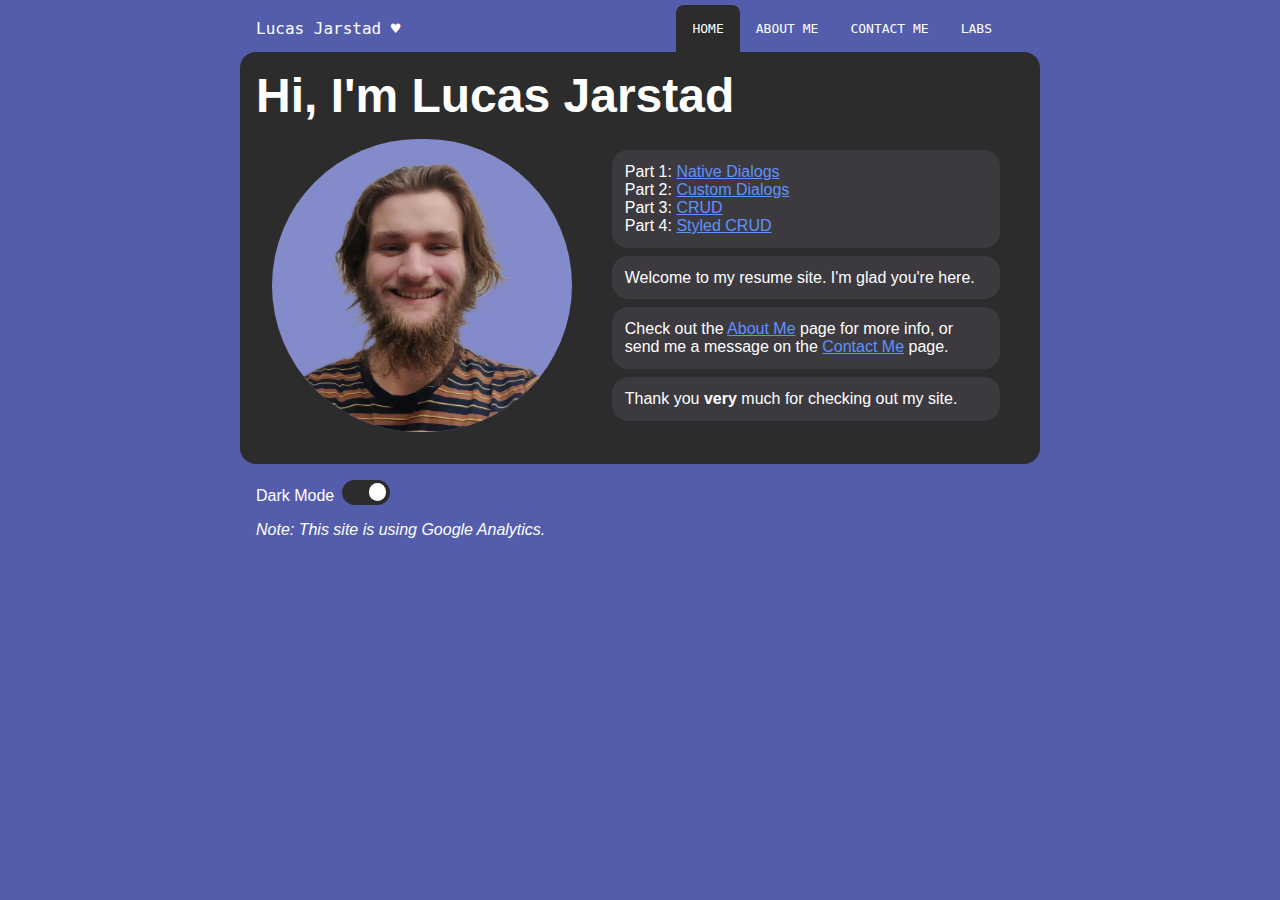
<file: index.html>
<!DOCTYPE html>

<html lang="en">

<head>

  <!-- Google tag (gtag.js) -->
  <script async src="https://www.googletagmanager.com/gtag/js?id=G-W0FSM2TGDJ"></script>
  <script>
    window.dataLayer = window.dataLayer || [];
    function gtag() { dataLayer.push(arguments); }
    gtag('js', new Date());

    gtag('config', 'G-W0FSM2TGDJ');
  </script>

  <meta charset="UTF-8" />
  <meta http-equiv="X-UA-Compatible" content="IE=edge" />
  <meta name="viewport" content="width=device-width, initial-scale=1.0" />
  <title>My Resume</title>
  <script src="darkmode.js"></script>
  <link rel="stylesheet" href="style.css" />

</head>

<body>
  <input type="checkbox" id="darkmode-hidden-checkbox" />
  <header>
    <nav>
      <p>Lucas Jarstad &hearts;</p>
      <a href="./index.html" class="active-tab">Home</a>
      <a href="./about.html">About Me</a>
      <a href="./contact.html">Contact Me</a>
      <a href="./labs.html">Labs</a>
    </nav>
  </header>

  <main>
    <h1>Hi, I'm <strong>Lucas Jarstad</strong></h1>

    <picture id="my-portrait">
      <source srcset="resources/my-portrait.webp" media="(min-width:1024px)" type="image/webp" />
      <source srcset="resources/my-portrait-medium.webp" media="(min-width:480px)" type="image/webp" />
      <source srcset="resources/my-portrait-mobile.webp" type="image/webp" />

      <img src="resources/my-portrait.png" alt="my portrait photo" width="300" />
    </picture>
    <aside>
      <p>
        Part 1: <a href="./nativedialogs.html">Native Dialogs</a>
        <br />
        Part 2: <a href="./customdialogs.html">Custom Dialogs</a>
        <br />
        Part 3: <a href="./crud.html">CRUD</a>
        <br />
        Part 4: <a href="./styledcrud.html">Styled CRUD</a>
      </p>
      <p>Welcome to my resume site. I'm glad you're here.</p>
      <p>
        Check out the <a href="./about.html">About Me</a> page for more info,
        or send me a message on the
        <a href="./contact.html">Contact Me</a> page.
      </p>
      <p>Thank you <b>very</b> much for checking out my site.</p>
    </aside>
    <br />
  </main>

  <footer>
    <label for="darkmode-hidden-checkbox" id="darkmode-label">
      Dark Mode
      <div id="darkmode-switch">
        <div id="knob"></div>
      </div>
    </label>
    <p><i>Note: This site is using Google Analytics.</i></p>
  </footer>
</body>

</html>
</file>
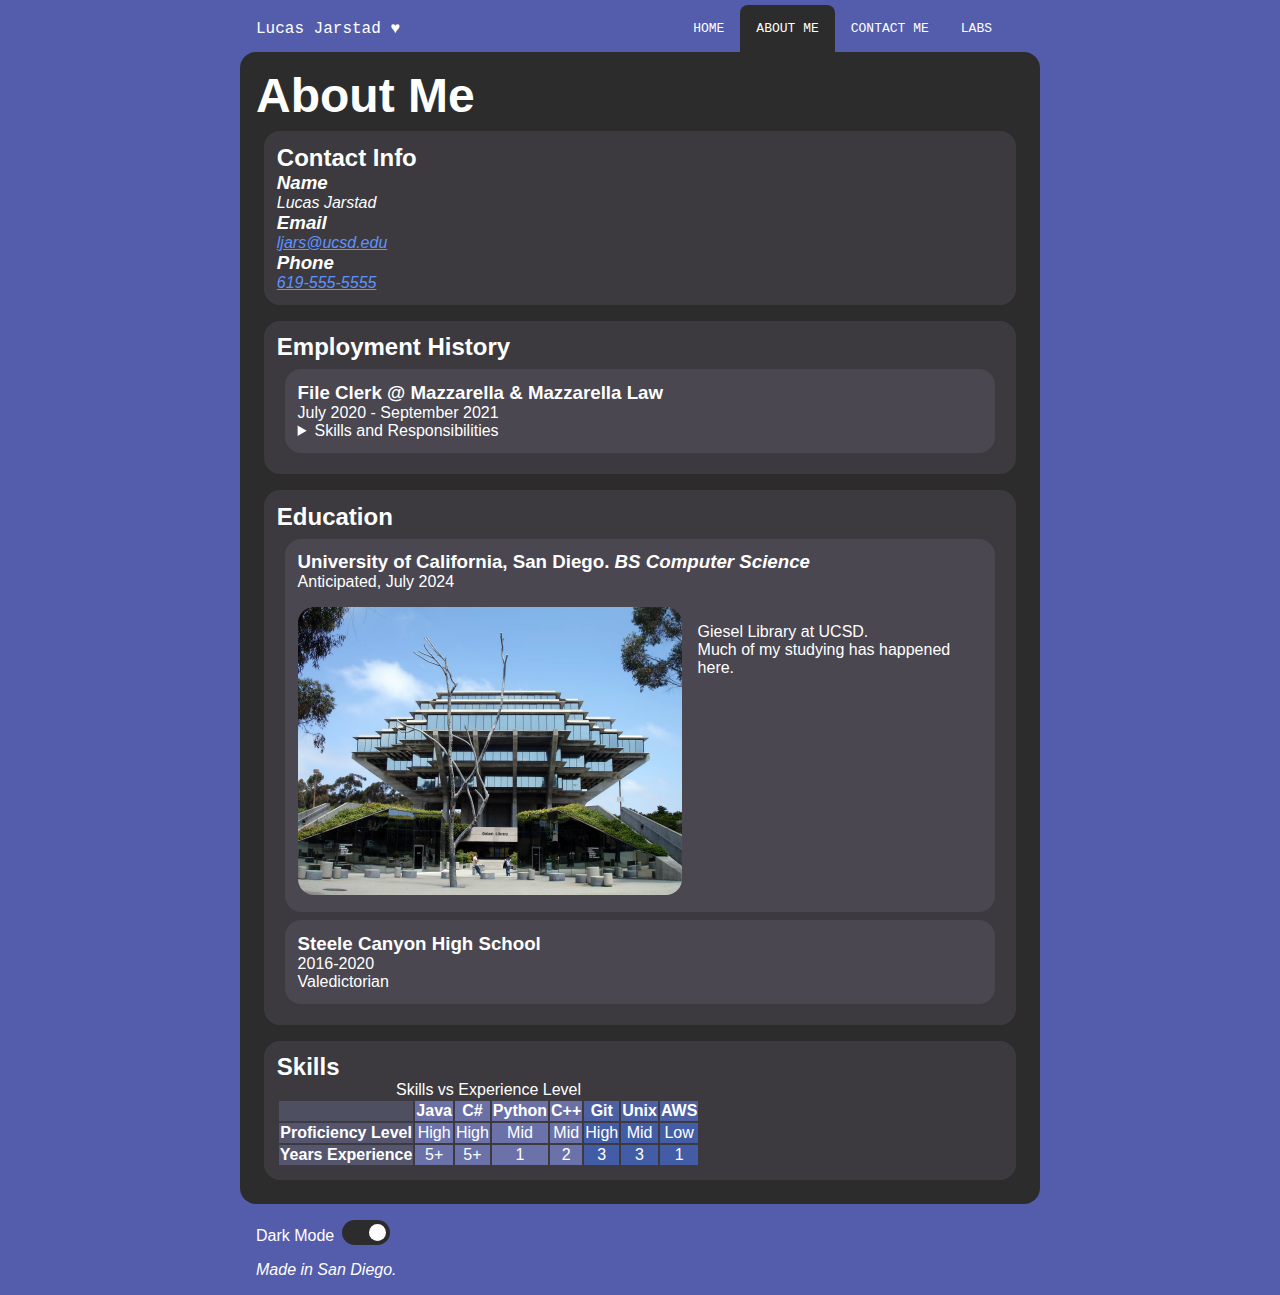
<file: about.html>
<!DOCTYPE html>
<html lang="en">

<head>

  <!-- Google tag (gtag.js) -->
  <script async src="https://www.googletagmanager.com/gtag/js?id=G-W0FSM2TGDJ"></script>
  <script>
    window.dataLayer = window.dataLayer || [];
    function gtag() { dataLayer.push(arguments); }
    gtag('js', new Date());

    gtag('config', 'G-W0FSM2TGDJ');
  </script>

  <meta charset="UTF-8" />
  <meta http-equiv="X-UA-Compatible" content="IE=edge" />
  <meta name="viewport" content="width=device-width, initial-scale=1.0" />
  <title>About Me | My Resume</title>
  <script src="darkmode.js"></script>
  <link rel="stylesheet" href="style.css" />
</head>

<body>
  <input type="checkbox" id="darkmode-hidden-checkbox" />
  <header>
    <nav>
      <p>Lucas Jarstad &hearts;</p>
      <a href="./index.html">Home</a>
      <a href="./about.html" class="active-tab">About Me</a>
      <a href="./contact.html">Contact Me</a>
      <a href="./labs.html">Labs</a>
    </nav>
  </header>

  <main>
    <h1>About Me</h1>
    <section>
      <h2>Contact Info</h2>
      <address>
        <h3>Name</h3>
        Lucas Jarstad
        <h3>Email</h3>
        <a href="mailto:ljars@ucsd.edu">ljars@ucsd.edu</a>
        <h3>Phone</h3>
        <a href="tel:6195555555">619-555-5555</a>
      </address>
    </section>
    <section>
      <h2>Employment History</h2>
      <section>
        <h3>File Clerk @ Mazzarella & Mazzarella Law</h3>
        July 2020 - September 2021
        <details>
          <summary>Skills and Responsibilities</summary>
          <ul>
            <li>Assist in legal document productions</li>
            <li>Manage firm's eDiscovery platform (Reuters eDiscovery Point)</li>
            <li>Assist in preparation of exhibits for depositions</li>
            <li>Coordinate and delegate projects to other clerks and paralegals</li>
          </ul>
        </details>
      </section>
      <!-- <section>
        <h3>Role at Y Company</h3>
        Jan 2019 - June 2020
        <details>
          <summary>Responsibilities</summary>
          <ul>
            <li>Job responsibility #1</li>
            <li>Job responsibility #2</li>
            <li>etc.</li>
          </ul>
        </details>
      </section> -->
    </section>
    <section>
      <h2>Education</h2>
      <section>
        <h3>
          University of California, San Diego. <em>BS Computer Science</em>
        </h3>
        Anticipated, July 2024
        <figure>
          <picture>
            <source srcset="resources/Geisel_Library.avif" type="image/avif" />
            <img src="resources/Geisel_Library.jpg" alt="Geisel Library" width="384" height="288" />
          </picture>
          <figcaption>
            <p>
              Giesel Library at UCSD. <br />Much of my studying has happened
              here.
            </p>
          </figcaption>
        </figure>
      </section>
      <section>
        <h3>Steele Canyon High School</h3>
        2016-2020<br>
        Valedictorian
      </section>
    </section>
    <section>
      <h2>Skills</h2>

      <table>
        <caption>
          Skills vs Experience Level
        </caption>
        <!-- <thead>
      <tr>
        <th colspan="2">Technical Skills</th>
      </tr>
    </thead> -->
        <colgroup>
          <col />
          <col span="4" class="languages" />
          <col span="3" class="utilities" />
        </colgroup>
        <tr>
          <td> </td>
          <th scope="col">Java</th>
          <th scope="col">C#</th>
          <th scope="col">Python</th>
          <th scope="col">C++</th>
          <th scope="col">Git</th>
          <th scope="col">Unix</th>
          <th scope="col">AWS</th>
        </tr>
        <tr>
          <th scope="row">Proficiency Level</th>
          <td>High</td>
          <td>High</td>
          <td>Mid</td>
          <td>Mid</td>
          <td>High</td>
          <td>Mid</td>
          <td>Low</td>
        </tr>
        <tr>
          <th scope="row">Years Experience</th>
          <td>5+</td>
          <td>5+</td>
          <td>1</td>
          <td>2</td>
          <td>3</td>
          <td>3</td>
          <td>1</td>
        </tr>
      </table>
    </section>
  </main>
  <footer>
    <label for="darkmode-hidden-checkbox" id="darkmode-label">
      Dark Mode
      <div id="darkmode-switch">
        <div id="knob"></div>
      </div>
    </label>
    <p><i>Made in San Diego.</i></p>
  </footer>
</body>

</html>
</file>
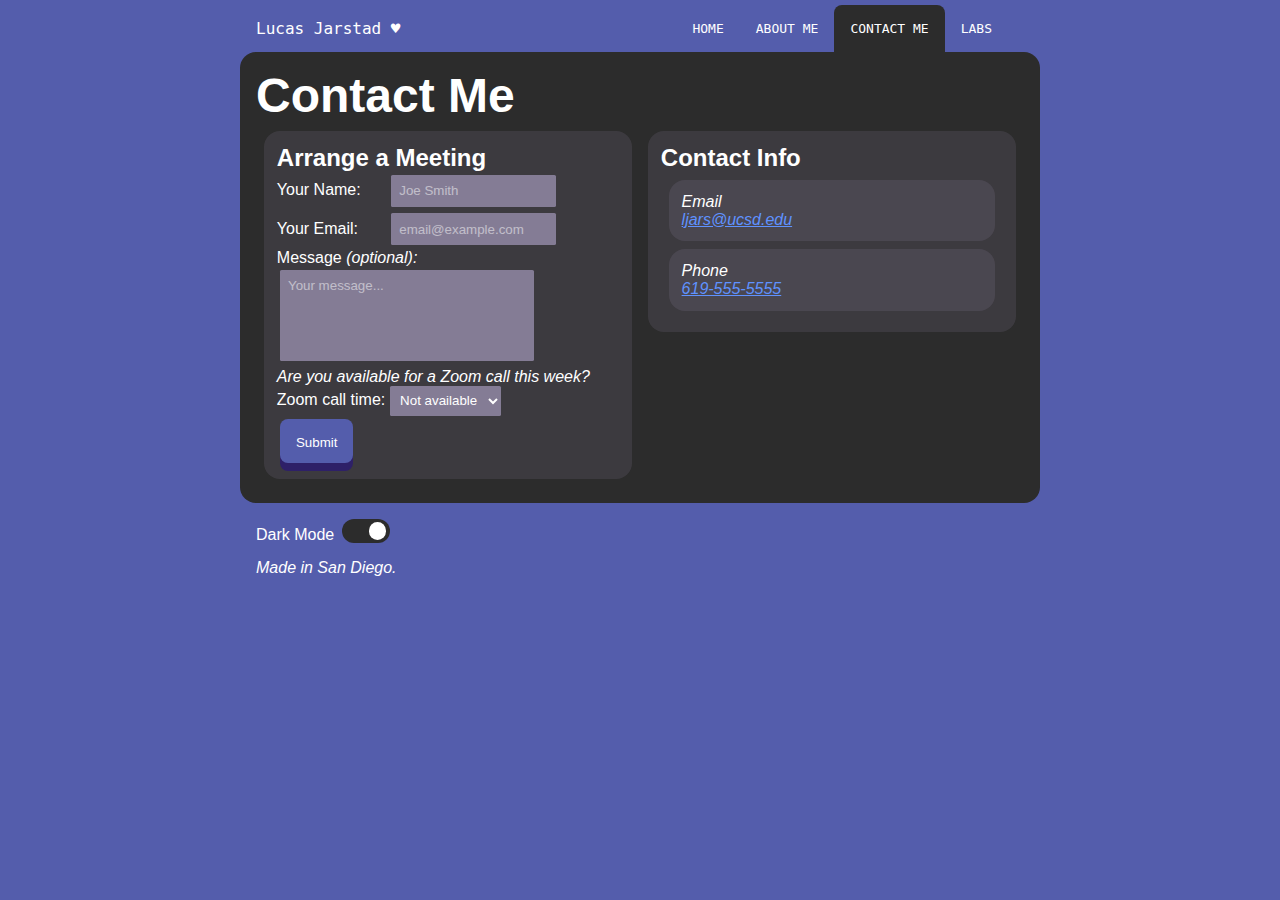
<file: contact.html>
<!DOCTYPE html>
<html lang="en">

<head>

  <!-- Google tag (gtag.js) -->
  <script async src="https://www.googletagmanager.com/gtag/js?id=G-W0FSM2TGDJ"></script>
  <script>
    window.dataLayer = window.dataLayer || [];
    function gtag() { dataLayer.push(arguments); }
    gtag('js', new Date());

    gtag('config', 'G-W0FSM2TGDJ');
  </script>

  <meta charset="UTF-8" />
  <meta http-equiv="X-UA-Compatible" content="IE=edge" />
  <meta name="viewport" content="width=device-width, initial-scale=1.0" />
  <title>Contact Me | My Resume</title>
  <script src="darkmode.js"></script>
  <link rel="stylesheet" href="style.css" />
</head>

<body>
  <input type="checkbox" id="darkmode-hidden-checkbox" />
  <header>
    <nav>
      <p>Lucas Jarstad &hearts;</p>
      <a href="./index.html">Home</a>
      <a href="./about.html">About Me</a>
      <a href="./contact.html" class="active-tab">Contact Me</a>
      <a href="./labs.html">Labs</a>
    </nav>
  </header>
  <main>
    <h1>Contact Me</h1>
    <section class="contact-section">
      <h2>Arrange a Meeting</h2>
      <form action="contact.html" method="POST">
        <label for="name-input">Your Name:</label>
        <input type="text" name="yourname" id="name-input" placeholder="Joe Smith" required />
        <br />
        <label for="email-input">Your Email:</label>
        <input type="email" name="email" id="email-input" placeholder="email@example.com" required />
        <br />
        <label for="notes">Message <i>(optional):</i></label><br />
        <textarea name="notes" id="notes" placeholder="Your message..." cols="30" rows="5"></textarea>
        <br />
        <i>Are you available for a Zoom call this week?</i><br />
        <label for="zoom-time">Zoom call time: </label>

        <select name="zoom-time" id="zoom-time">
          <option value="none" selected>Not available</option>
          <optgroup label="Monday">
            <option value="mon-1">1 PM</option>
            <option value="mon-3">3 PM</option>
          </optgroup>
          <optgroup label="Wednesday">
            <option value="wed-3">3 PM</option>
            <option value="wed-5">5 PM</option>
          </optgroup>
        </select>
        <br />
        <button type="submit">Submit</button>
      </form>
    </section>

    <section class="contact-section">
      <h2>Contact Info</h2>
      <address>
        <p>
          Email <br />
          <a href="mailto:ljars@ucsd.edu">ljars@ucsd.edu</a>
        </p>
        <p>
          Phone <br />
          <a href="tel:6195555555">619-555-5555</a>
        </p>
      </address>
    </section>
  </main>

  <footer>
    <label for="darkmode-hidden-checkbox" id="darkmode-label">
      Dark Mode
      <div id="darkmode-switch">
        <div id="knob"></div>
      </div>
    </label>
    <p><i>Made in San Diego.</i></p>
  </footer>
</body>

</html>
</file>
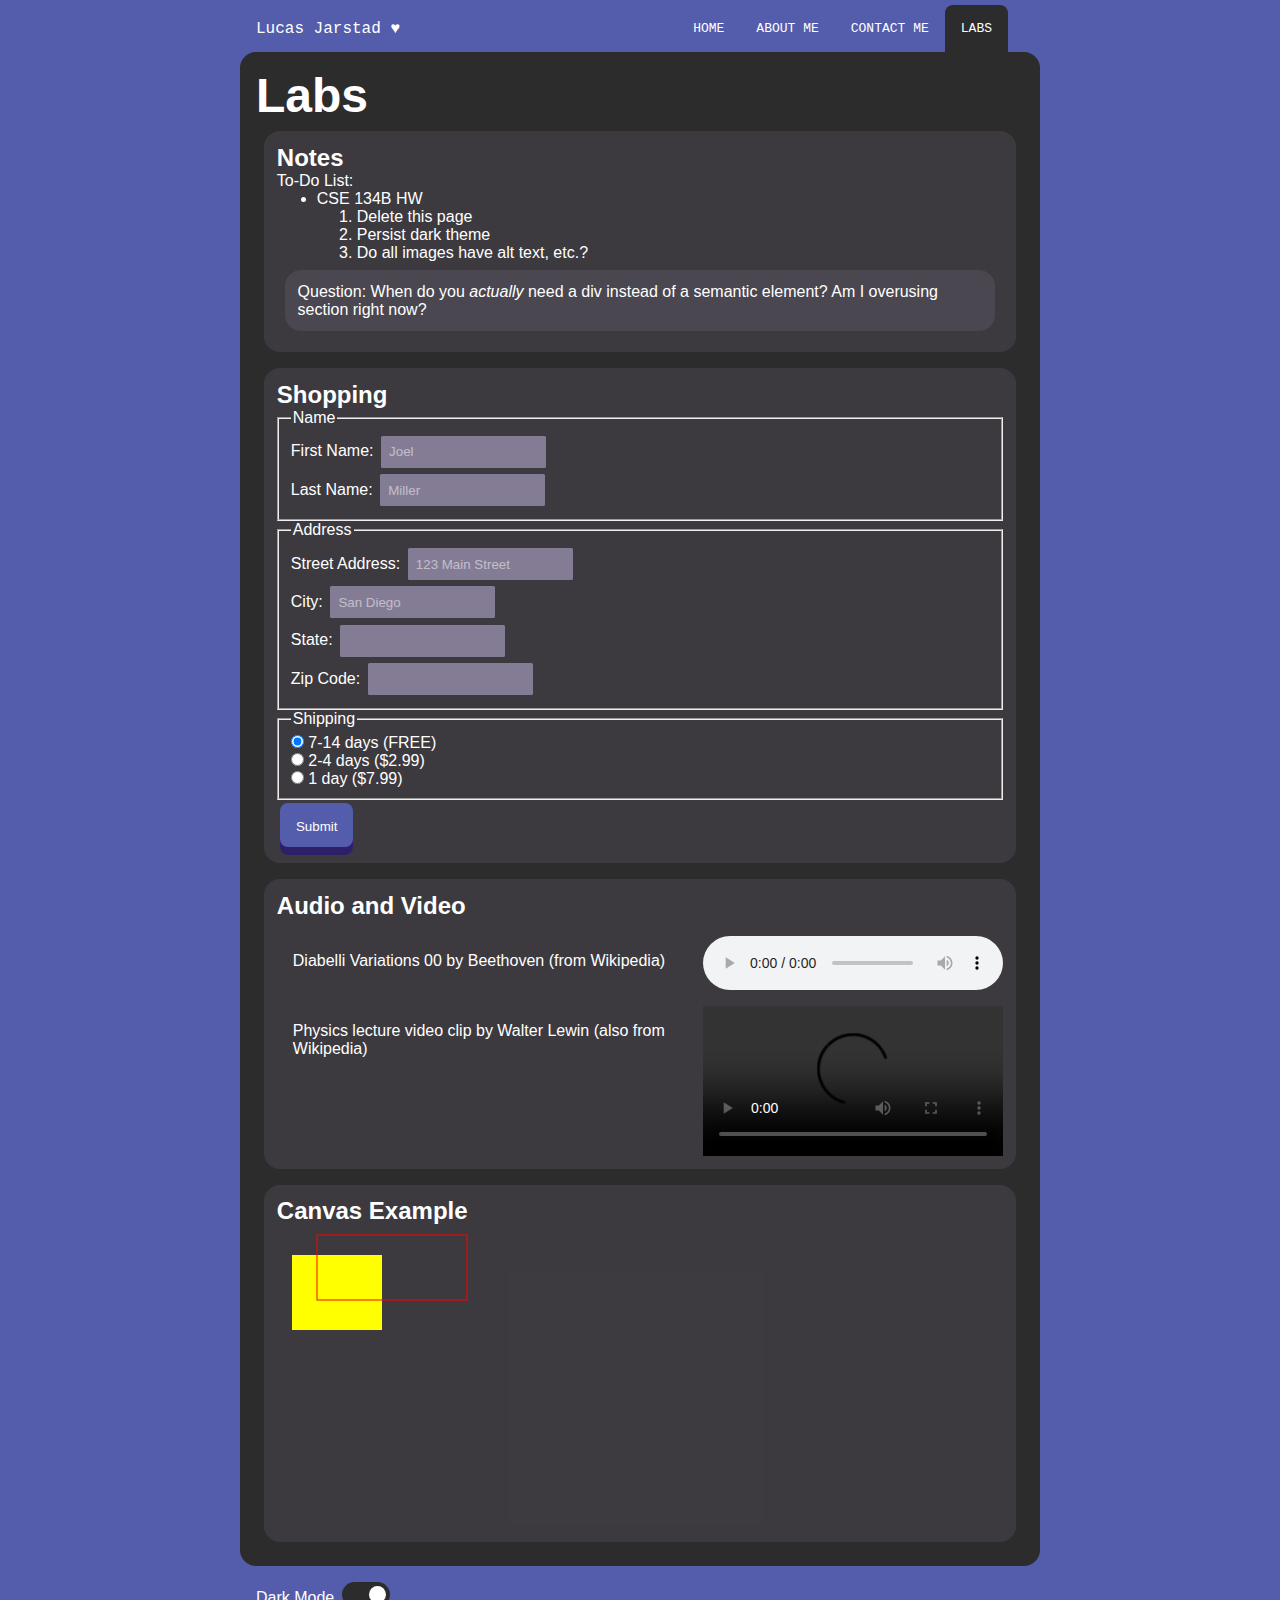
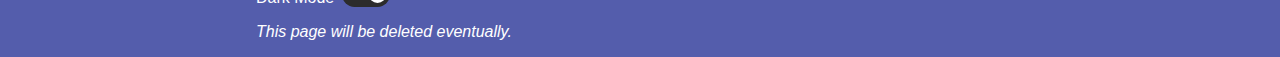
<file: labs.html>
<!DOCTYPE html>
<html lang="en">

<head>

  <!-- Google tag (gtag.js) -->
  <script async src="https://www.googletagmanager.com/gtag/js?id=G-W0FSM2TGDJ"></script>
  <script>
    window.dataLayer = window.dataLayer || [];
    function gtag() { dataLayer.push(arguments); }
    gtag('js', new Date());

    gtag('config', 'G-W0FSM2TGDJ');
  </script>

  <meta charset="UTF-8" />
  <meta http-equiv="X-UA-Compatible" content="IE=edge" />
  <meta name="viewport" content="width=device-width, initial-scale=1.0" />
  <title>Labs | My Resume</title>
  <script>
    window.addEventListener("load", function () {
      let canvas = document.getElementById("canvas");
      let context = canvas.getContext("2d");

      context.fillStyle = "yellow";
      context.fillRect(15, 30, 90, 75);

      context.strokeStyle = "red";
      context.strokeRect(40, 10, 150, 65);
    });
  </script>
  <script src="darkmode.js"></script>
  <link rel="stylesheet" href="style.css" />
</head>

<body>
  <input type="checkbox" id="darkmode-hidden-checkbox" />
  <header>
    <nav>
      <p>Lucas Jarstad &hearts;</p>
      <a href="./index.html">Home</a>
      <a href="./about.html">About Me</a>
      <a href="./contact.html">Contact Me</a>
      <a href="./labs.html" class="active-tab">Labs</a>
    </nav>
  </header>

  <main>
    <h1>Labs</h1>
    <section>
      <h2>Notes</h2>
      To-Do List:
      <ul>
        <li>
          CSE 134B HW
          <ol>
            <li>Delete this page</li>
            <li>Persist dark theme</li>
            <li>Do all images have alt text, etc.?</li>
          </ol>
        </li>
      </ul>

      <!-- Could add items to the above todo list with JS -->
      <template id="todo-item">
        <li class="item"></li>
      </template>
      <div>
        <p>
          Question: When do you <em>actually</em> need a
          <code>div</code> instead of a semantic element? Am I overusing
          <code>section</code> right now?
        </p>
      </div>
    </section>

    <section>
      <h2>Shopping</h2>
      <form action="labs.html">
        <fieldset>
          <legend>Name</legend>
          <label>
            First Name:
            <input type="text" name="firstname" id="firstname" placeholder="Joel" required />
          </label>
          <br />
          <label>
            Last Name:
            <input type="text" name="lastname" id="lastname" placeholder="Miller" required />
          </label>
        </fieldset>
        <fieldset>
          <legend>Address</legend>
          <label>
            Street Address:
            <input type="text" name="street" id="street" placeholder="123 Main Street" required />
          </label>
          <br />
          <label>
            City:
            <input type="text" name="city" id="city" placeholder="San Diego" required />
          </label>
          <br />
          <label>State:
            <input type="text" name="state" id="state" list="statelist" required />
          </label>
          <br />
          <label>
            Zip Code:
            <input type="text" name="zipcode" id="zipcode" required />
          </label>
          <br />
          <datalist id="statelist">
            <option>CA</option>
            <option>NV</option>
            <option>AZ</option>
            <option>OR</option>
          </datalist>
        </fieldset>
        <fieldset>
          <legend>Shipping</legend>
          <div>
            <input type="radio" name="shipping" id="free" value="free" required checked />
            <label for="free">7-14 days (FREE)</label>
          </div>
          <div>
            <input type="radio" name="shipping" id="regular" value="regular" required />
            <label for="regular">2-4 days ($2.99)</label>
          </div>
          <div>
            <input type="radio" name="shipping" id="oneday" value="oneday" required />
            <label for="oneday">1 day ($7.99)</label>
          </div>
        </fieldset>
        <button type="submit">Submit</button>
      </form>
    </section>
    <section>
      <h2>Audio and Video</h2>
      <figure>
        <figcaption>
          Diabelli Variations 00 by Beethoven (from Wikipedia)
        </figcaption>
        <audio controls
          src="https://upload.wikimedia.org/wikipedia/commons/e/e9/Beethoven_-_Diabelli_Variations_-_00.ogg">
          <a href="https://upload.wikimedia.org/wikipedia/commons/e/e9/Beethoven_-_Diabelli_Variations_-_00.ogg">
            Download audio
          </a>
        </audio>
      </figure>
      <figure>
        <figcaption>
          Physics lecture video clip by Walter Lewin (also from Wikipedia)
        </figcaption>
        <video controls width="300">
          <source src="https://upload.wikimedia.org/wikipedia/commons/c/c4/Physicsworks.ogv" type="video/ogg" />
          <a href="https://upload.wikimedia.org/wikipedia/commons/c/c4/Physicsworks.ogv">Download the video</a>
        </video>
      </figure>
    </section>

    <section>
      <h2>Canvas Example</h2>
      <canvas id="canvas" width="300" height="300">
        <strong>Canvas not supported by your browser.</strong>
      </canvas>
    </section>
  </main>

  <footer>
    <label for="darkmode-hidden-checkbox" id="darkmode-label">
      Dark Mode
      <div id="darkmode-switch">
        <div id="knob"></div>
      </div>
    </label>
    <p><i>This page will be deleted eventually.</i></p>
  </footer>
</body>

</html>
</file>
<file: style.css>
* {
    font-family: Helvetica, sans-serif;
    margin: 0;

}

:root {
    /* Smoothly transition from sharp corners when the window is narrow
    and rounded corners when the window is wide. */
    --break-width: 50rem;
    --main-width: min(100vw, var(--break-width));
    --max-radius: 1rem;
    --corner-radius: min(var(--max-radius), calc((100vw - var(--break-width))/10));
    --title-size: min(calc(1.5rem + 2vw), 3rem);
    --panel-color: rgb(44, 44, 44);
    --panel-text-color: white;
    --back-color: rgb(84, 93, 172);
    --back-text-color: rgb(255, 255, 255);
}

/* DARK MODE */
#darkmode-hidden-checkbox {
    display: none;
}

#darkmode-label {
    display: inline-block;
    color: var(--back-text-color);
    /* padding: 0.5rem 0.5rem 0.5rem 0; */
    margin-bottom: 1rem;
}
#darkmode-switch {
    font-size: 1.1rem;
    display: inline-block;
    margin-left: 0.2em;
    /* margin-top: 12px; */
    /* width: 2.5rem; */
    /* padding: .2rem 1rem .2rem 0.2rem; */
    /* margin-right: 10em; */
    vertical-align: bottom;
    padding: .2em 0.2em .2em 1.5em;
    /* background-color: rgb(41, 41, 41); */
    background-color: var(--panel-color);
    /* border: 0.2em solid var(--panel-text-color); */
    border-radius: 1em;
    transition: padding 0.2s;
}
#darkmode-switch #knob {
    display: block;
    width: 1em;
    height: 1em;
    background-color: var(--panel-text-color);
    border-radius: 1em;
}
#darkmode-hidden-checkbox:checked ~ * {
    --panel-color: rgb(255, 255, 255);
    --panel-text-color: rgb(0, 0, 0);
}
#darkmode-hidden-checkbox:checked ~ * #darkmode-switch {
    /* background-color: #ccc; */
    /* background-color: rgb(255, 255, 255); */
    padding: .2em 1.5em .2em 0.2em;
}

/* Basic */
body {
    background-color: var(--back-color);
    
    display: grid;
    justify-content: center;
    grid-template-columns: calc(var(--main-width));
    grid-template-rows: auto;
}


    
main, header, footer {
    color: var(--panel-text-color);
    background-color: var(--panel-color);
    /* transition: background-color 0.2s; */
}
header {
    background-color: #00000000;
    max-width: calc(var(--break-width) - 2rem);
    
}
footer {
    border-radius: 0 0 var(--corner-radius) var(--corner-radius);
    background-color: #00000000;
    color: white;
    padding: 1rem;
}

main {
    padding: 1rem;
    border-radius: var(--corner-radius);
}


/* Nav Bar */

nav {
    display: flex;
    align-items: stretch;
    justify-content: flex-end;
    padding-top: 5px;
    margin: 0;
   
}
nav a {
    font-family: monospace;
    text-transform: uppercase;
    text-decoration: none;
    padding: 1rem;
    color: var(--back-text-color);
    
    border-top-left-radius: 0.5rem;
    border-top-right-radius: 0.5rem;
    /* transition: background-color 0.2s; */
}
nav a:hover {
    background-color: rgba(255, 255, 255, 0.211);
}
nav a.active-tab {
    background-color: var(--panel-color);
    color: var(--panel-text-color);
}
a {
    color:rgb(95, 146, 255);
    transition: text-decoration-line 1s;
}
a:hover {
    text-decoration-line: none;
}

#my-portrait {
    padding: 0;
    border-radius: 100rem;
    background-color: #848bca;
    display: block;
    margin: 1rem;
    align-self: center;
}

#my-portrait img {
    display: block;
    margin: 0;
    border-radius: 100rem;
}
h1 {
    flex-basis: 100%;
    font-size: var(--title-size);
}

main {
    display: flex;
    flex-wrap: wrap;
    grid-template-columns: 1fr;
}

aside {
    padding: 1rem;
    display: block;
    flex: 1 0 40%;
    align-self: center;
}


@media (max-width: 30rem) {
    main {
        justify-content: center;
    }
    nav p {
        display: none;
    }
    h1 {
        text-align: center;
    }
  }

main section, main p{
    flex: 1 0 50%;
    margin: 0.5rem;
    padding: 0.8rem;
    border-radius: 1rem;
    background-color: #b9add41e;
    align-self: baseline;

}
@import url('https://fonts.googleapis.com/css2?family=Inconsolata:wght@300&family=JetBrains+Mono:wght@300&display=swap');

nav p {
    font-family: 'JetBrains Mono', monospace;
    padding: 0;
    margin: auto auto auto 1rem;
    color: white;
    background-color: #00000000;
}

figure {
    margin-top: 1rem;
    display: flex;
    flex-wrap: wrap;
}
figcaption {
    flex: 1 0 30%;
    padding: 1rem;
}
figure img, figure picture {
    border-radius: 1rem;
    flex: 1 0 20%;
    max-width: calc(100vw - 7rem);
    height: auto;
    
}
figure p {
    margin: 0;
    padding: 0;
    background-color: #00000000;
}

/* FORM */
input[type="text"], input[type="email"], input[type="date"] {
    background-color: #b9add494;
    border-radius: 0.1rem;
    border-style: none;
    color: var(--panel-text-color);
    height: 2rem;
    margin: 0.2rem;
    padding: 0 0.5rem;
}
input::placeholder, textarea::placeholder{
    color: var(--panel-text-color);
    opacity: 0.5;
}
textarea {
    background-color: #b9add494;
    border-radius: 0.1rem;
    border-style: none;
    color: var(--panel-text-color);
    resize: none;
    margin: 0.2rem;
    padding: 0.5rem;
}
select {
    background-color: #b9add494;
    border-radius: 0.1rem;
    padding: 0.4rem;
    border-style: none;
    color: var(--panel-text-color)
}
button {
    background-color: var(--back-color);
    border-radius: 0.5rem;
    border-style: none;
    color: var(--back-text-color);
    margin: 0.2rem;
    padding: 1rem 1rem 0.8rem 1rem;
    cursor: pointer;
    box-shadow: 0 0.5rem rgb(46, 32, 104);
}
button:active {
    box-shadow: 0 0.2rem rgb(33, 24, 71);
    transform: translateY(0.3rem);
}
label[for="name-input"], label[for="email-input"] {
    display: inline-block;
    width: 12ch;
}
.contact-section {
    flex: 1 0 20%;
}

/* TABLE */

th, tr, col {
    text-align: center;
    background-color: #6a6f973b;
}
.languages {
    background-color: #7983cec9;
}
.utilities {
    background-color: #375ec9c9;
}
</file>
